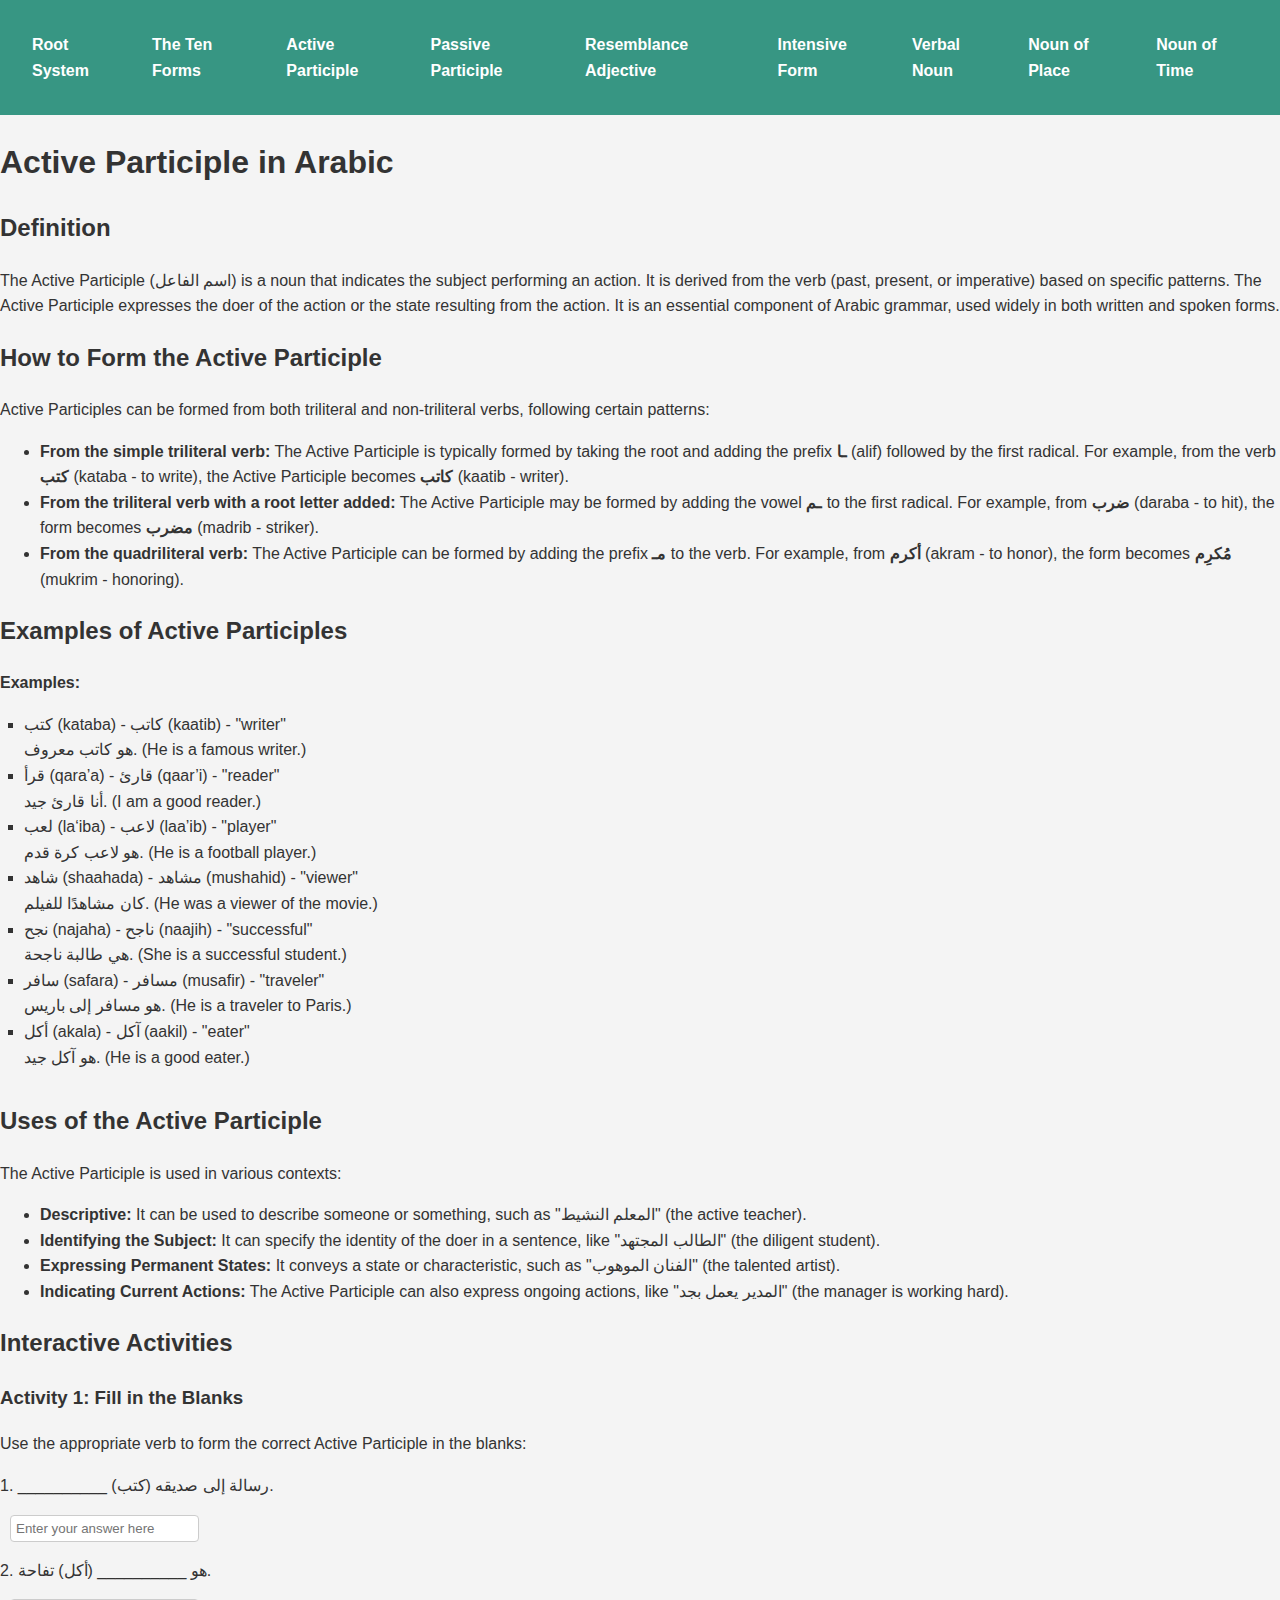
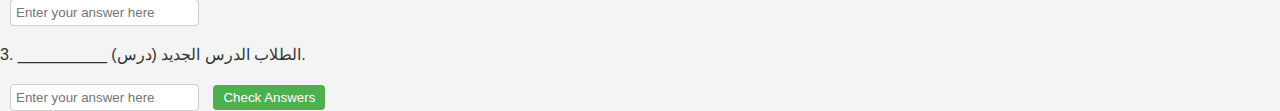
<file: active-participle.html>
<!DOCTYPE html>
<html lang="en">
  <head>
    <meta charset="UTF-8" />
    <meta name="viewport" content="width=device-width, initial-scale=1.0" />
    <title>Active Participle in Arabic</title>
    <link rel="stylesheet" href="styles.css" />

    <nav>
      <ul>
        <li><a href="#root-system">Root System</a></li>
        <li><a href="ten-forms.html">The Ten Forms</a></li>
        <li><a href="active-participle.html">Active Participle</a></li>
        <li><a href="#passive-participle">Passive Participle</a></li>
        <li><a href="#resemblance-adjective">Resemblance Adjective</a></li>
        <li><a href="#intensive-form">Intensive Form</a></li>
        <li><a href="#verbal-noun">Verbal Noun</a></li>
        <li><a href="#noun-of-place">Noun of Place</a></li>
        <li><a href="#noun-of-time">Noun of Time</a></li>
      </ul>
    </nav>
  </head>
  <body>
    <h1>Active Participle in Arabic</h1>

    <h2>Definition</h2>
    <p>
      The Active Participle (اسم الفاعل) is a noun that indicates the subject
      performing an action. It is derived from the verb (past, present, or
      imperative) based on specific patterns. The Active Participle expresses
      the doer of the action or the state resulting from the action. It is an
      essential component of Arabic grammar, used widely in both written and
      spoken forms.
    </p>

    <h2>How to Form the Active Participle</h2>
    <p>
      Active Participles can be formed from both triliteral and non-triliteral
      verbs, following certain patterns:
    </p>
    <ul>
      <li>
        <strong>From the simple triliteral verb:</strong> The Active Participle
        is typically formed by taking the root and adding the prefix
        <strong>ـا</strong> (alif) followed by the first radical. For example,
        from the verb <strong>كتب</strong> (kataba - to write), the Active
        Participle becomes <strong>كاتب</strong> (kaatib - writer).
      </li>
      <li>
        <strong>From the triliteral verb with a root letter added:</strong> The
        Active Participle may be formed by adding the vowel
        <strong>ـم</strong> to the first radical. For example, from
        <strong>ضرب</strong> (daraba - to hit), the form becomes
        <strong>مضرب</strong> (madrib - striker).
      </li>
      <li>
        <strong>From the quadriliteral verb:</strong> The Active Participle can
        be formed by adding the prefix <strong>مـ</strong> to the verb. For
        example, from <strong>أكرم</strong> (akram - to honor), the form becomes
        <strong>مُكرِم</strong> (mukrim - honoring).
      </li>
    </ul>

    <h2>Examples of Active Participles</h2>
    <div class="examples">
      <p><strong>Examples:</strong></p>
      <ul>
        <li>
          كتب (kataba) - كاتب (kaatib) - "writer"<br />هو كاتب معروف. (He is a
          famous writer.)
        </li>
        <li>
          قرأ (qara’a) - قارئ (qaar’i) - "reader"<br />أنا قارئ جيد. (I am a
          good reader.)
        </li>
        <li>
          لعب (la‘iba) - لاعب (laa’ib) - "player"<br />هو لاعب كرة قدم. (He is a
          football player.)
        </li>
        <li>
          شاهد (shaahada) - مشاهد (mushahid) - "viewer"<br />كان مشاهدًا للفيلم.
          (He was a viewer of the movie.)
        </li>
        <li>
          نجح (najaha) - ناجح (naajih) - "successful"<br />هي طالبة ناجحة. (She
          is a successful student.)
        </li>
        <li>
          سافر (safara) - مسافر (musafir) - "traveler"<br />هو مسافر إلى باريس.
          (He is a traveler to Paris.)
        </li>
        <li>
          أكل (akala) - آكل (aakil) - "eater"<br />هو آكل جيد. (He is a good
          eater.)
        </li>
      </ul>
    </div>

    <h2>Uses of the Active Participle</h2>
    <p>The Active Participle is used in various contexts:</p>
    <ul>
      <li>
        <strong>Descriptive:</strong> It can be used to describe someone or
        something, such as "المعلم النشيط" (the active teacher).
      </li>
      <li>
        <strong>Identifying the Subject:</strong> It can specify the identity of
        the doer in a sentence, like "الطالب المجتهد" (the diligent student).
      </li>
      <li>
        <strong>Expressing Permanent States:</strong> It conveys a state or
        characteristic, such as "الفنان الموهوب" (the talented artist).
      </li>
      <li>
        <strong>Indicating Current Actions:</strong> The Active Participle can
        also express ongoing actions, like "المدير يعمل بجد" (the manager is
        working hard).
      </li>
    </ul>

    <h2>Interactive Activities</h2>
    <div class="activities">
      <div class="activity">
        <h3>Activity 1: Fill in the Blanks</h3>
        <p>
          Use the appropriate verb to form the correct Active Participle in the
          blanks:
        </p>
        <p>1. __________ (كتب) رسالة إلى صديقه.</p>
        <input
          type="text"
          id="activity1-1"
          placeholder="Enter your answer here"
        />
        <p>2. هو __________ (أكل) تفاحة.</p>
        <input
          type="text"
          id="activity1-2"
          placeholder="Enter your answer here"
        />
        <p>3. __________ (درس) الطلاب الدرس الجديد.</p>
        <input
          type="text"
          id="activity1-3"
          placeholder="Enter your answer here"
        />
        <button onclick="checkActivity1()">Check Answers</button>
        <div id="result1" class="result"></div>
      </div>
    </div>

    <script>
      function checkActivity1() {
        const answers = ["كاتب", "آكل", "دارس"];
        let resultText = "";
        for (let i = 1; i <= answers.length; i++) {
          const userAnswer = document
            .getElementById(`activity1-${i}`)
            .value.trim();
          if (userAnswer === answers[i - 1]) {
            resultText += `Answer ${i}: Correct!<br>`;
          } else {
            resultText += `Answer ${i}: Incorrect, the correct answer is: ${
              answers[i - 1]
            }<br>`;
          }
        }
        document.getElementById("result1").innerHTML = resultText;
      }
    </script>
  </body>
</html>
</file>
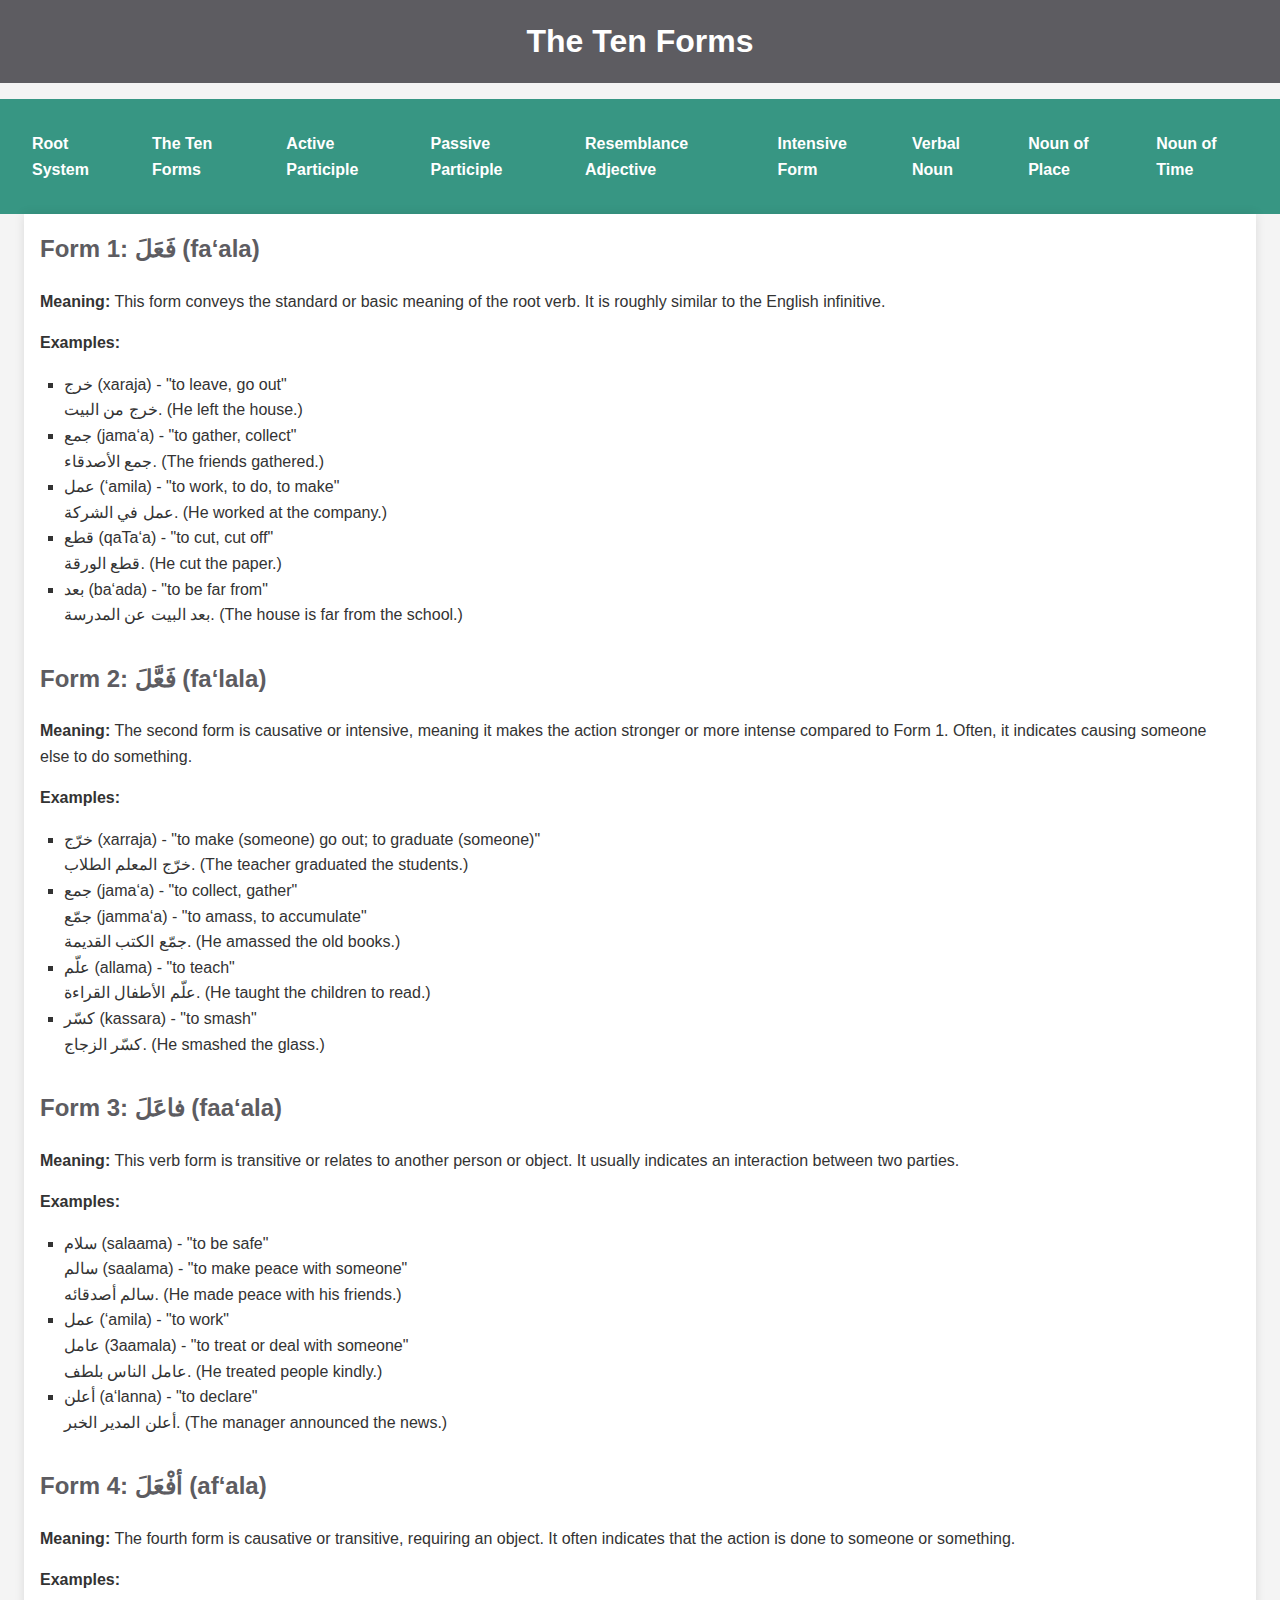
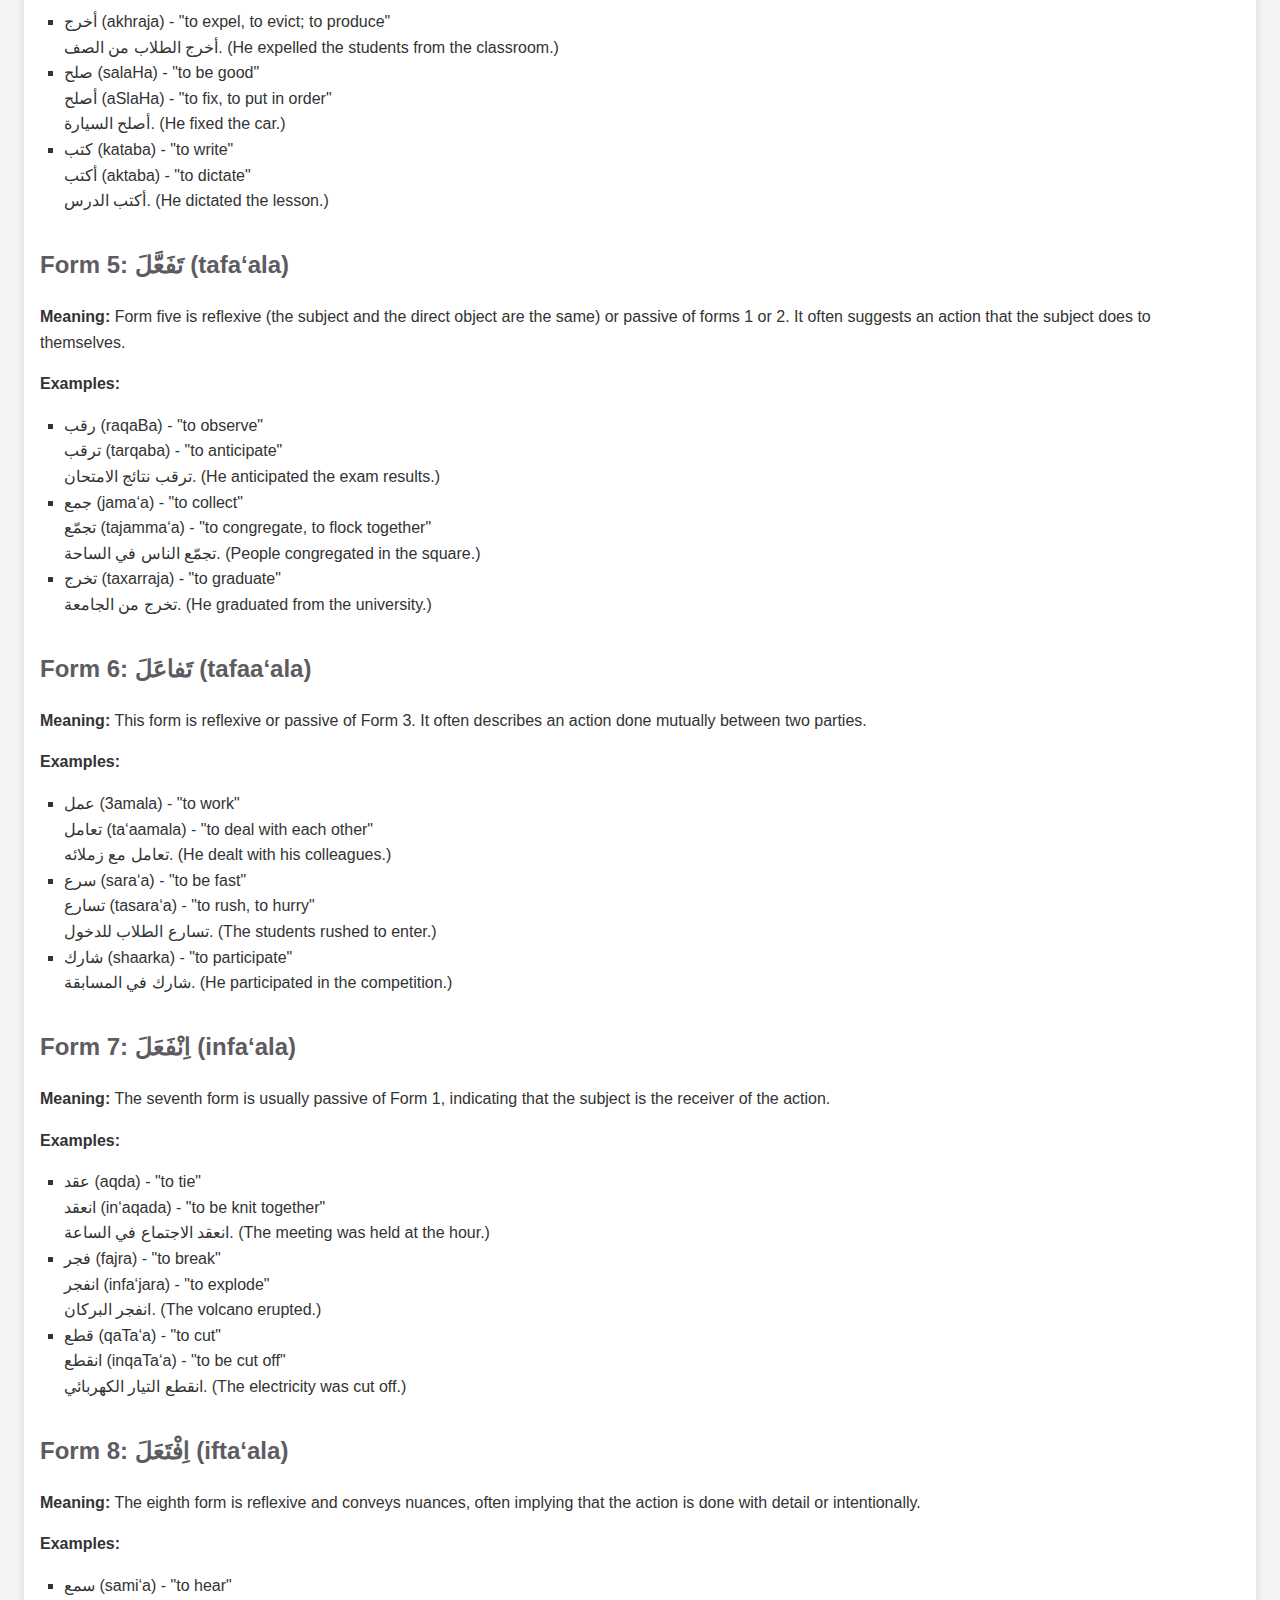
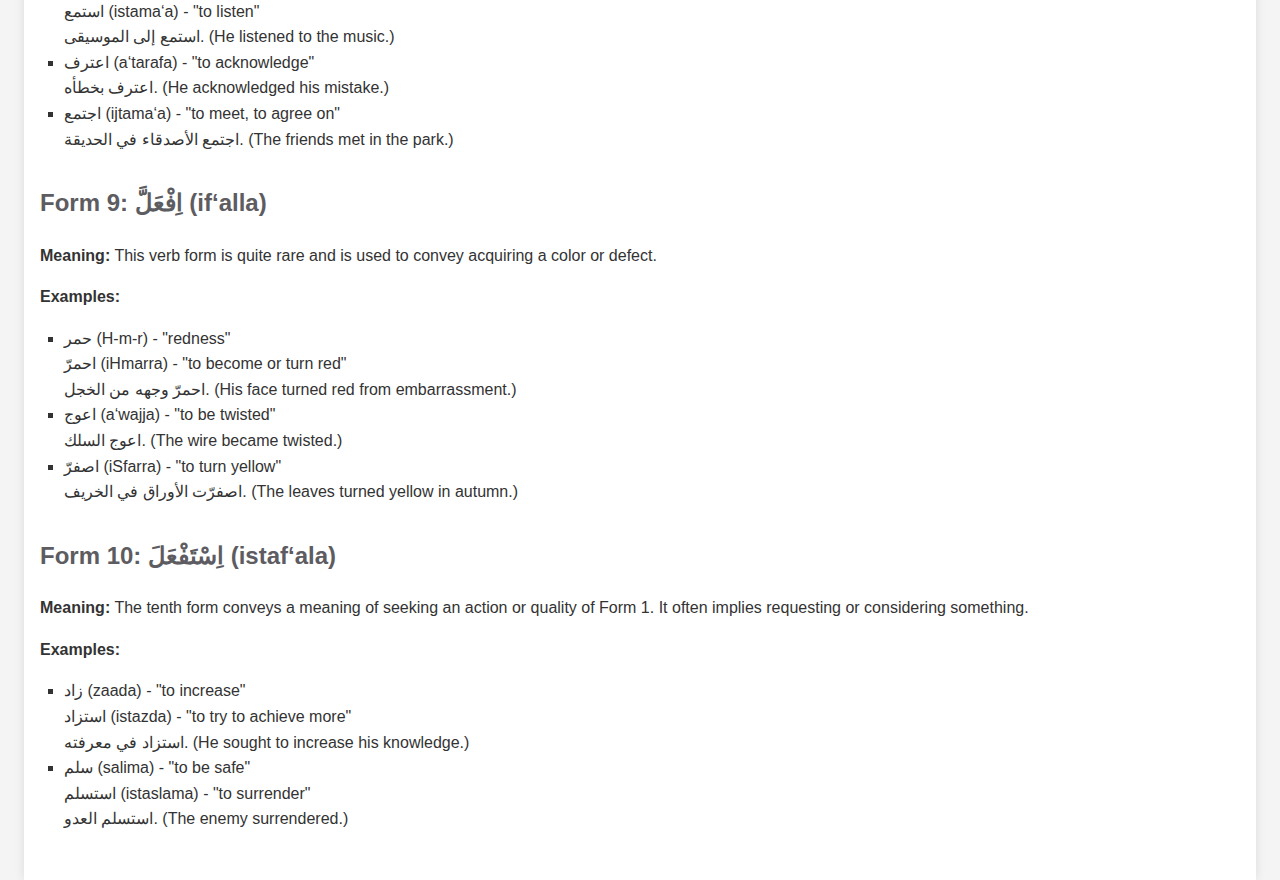
<file: ten-forms.html>
<!DOCTYPE html>
<html lang="en">
  <head>
    <meta charset="UTF-8" />
    <meta name="viewport" content="width=device-width, initial-scale=1.0" />
    <title>The Ten Forms - DLPT Arabic Grammar Preparation</title>
    <link rel="stylesheet" href="styles.css" />
  </head>
  <body>
    <header>
      <h1>The Ten Forms</h1>
    </header>
    <nav>
      <ul>
        <li><a href="index.html#root-system">Root System</a></li>
        <li><a href="ten-forms.html">The Ten Forms</a></li>
        <li><a href="index.html#active-participle">Active Participle</a></li>
        <li><a href="index.html#passive-participle">Passive Participle</a></li>
        <li>
          <a href="index.html#resemblance-adjective">Resemblance Adjective</a>
        </li>
        <li><a href="index.html#intensive-form">Intensive Form</a></li>
        <li><a href="index.html#verbal-noun">Verbal Noun</a></li>
        <li><a href="index.html#noun-of-place">Noun of Place</a></li>
        <li><a href="index.html#noun-of-time">Noun of Time</a></li>
      </ul>
    </nav>
    <main>
      <section id="ten-forms">
        <div class="form">
          <h2>Form 1: فَعَلَ (fa‘ala)</h2>
          <p>
            <strong>Meaning:</strong> This form conveys the standard or basic
            meaning of the root verb. It is roughly similar to the English
            infinitive.
          </p>
          <div class="examples">
            <p><strong>Examples:</strong></p>
            <ul>
              <li>
                خرج (xaraja) - "to leave, go out"<br />خرج من البيت. (He left
                the house.)
              </li>
              <li>
                جمع (jama‘a) - "to gather, collect"<br />جمع الأصدقاء. (The
                friends gathered.)
              </li>
              <li>
                عمل (‘amila) - "to work, to do, to make"<br />عمل في الشركة. (He
                worked at the company.)
              </li>
              <li>
                قطع (qaTa‘a) - "to cut, cut off"<br />قطع الورقة. (He cut the
                paper.)
              </li>
              <li>
                بعد (ba‘ada) - "to be far from"<br />بعد البيت عن المدرسة. (The
                house is far from the school.)
              </li>
            </ul>
          </div>
        </div>

        <div class="form">
          <h2>Form 2: فَعَّلَ (fa‘lala)</h2>
          <p>
            <strong>Meaning:</strong> The second form is causative or intensive,
            meaning it makes the action stronger or more intense compared to
            Form 1. Often, it indicates causing someone else to do something.
          </p>
          <div class="examples">
            <p><strong>Examples:</strong></p>
            <ul>
              <li>
                خرّج (xarraja) - "to make (someone) go out; to graduate
                (someone)"<br />خرّج المعلم الطلاب. (The teacher graduated the
                students.)
              </li>
              <li>
                جمع (jama‘a) - "to collect, gather"<br />جمّع (jamma‘a) - "to
                amass, to accumulate"<br />جمّع الكتب القديمة. (He amassed the
                old books.)
              </li>
              <li>
                علّم (allama) - "to teach"<br />علّم الأطفال القراءة. (He taught
                the children to read.)
              </li>
              <li>
                كسّر (kassara) - "to smash"<br />كسّر الزجاج. (He smashed the
                glass.)
              </li>
            </ul>
          </div>
        </div>

        <div class="form">
          <h2>Form 3: فاعَلَ (faa‘ala)</h2>
          <p>
            <strong>Meaning:</strong> This verb form is transitive or relates to
            another person or object. It usually indicates an interaction
            between two parties.
          </p>
          <div class="examples">
            <p><strong>Examples:</strong></p>
            <ul>
              <li>
                سلام (salaama) - "to be safe"<br />سالم (saalama) - "to make
                peace with someone"<br />سالم أصدقائه. (He made peace with his
                friends.)
              </li>
              <li>
                عمل (‘amila) - "to work"<br />عامل (3aamala) - "to treat or deal
                with someone"<br />عامل الناس بلطف. (He treated people kindly.)
              </li>
              <li>
                أعلن (a‘lanna) - "to declare"<br />أعلن المدير الخبر. (The
                manager announced the news.)
              </li>
            </ul>
          </div>
        </div>

        <div class="form">
          <h2>Form 4: أفْعَلَ (af‘ala)</h2>
          <p>
            <strong>Meaning:</strong> The fourth form is causative or
            transitive, requiring an object. It often indicates that the action
            is done to someone or something.
          </p>
          <div class="examples">
            <p><strong>Examples:</strong></p>
            <ul>
              <li>
                أخرج (akhraja) - "to expel, to evict; to produce"<br />أخرج
                الطلاب من الصف. (He expelled the students from the classroom.)
              </li>
              <li>
                صلح (salaHa) - "to be good"<br />أصلح (aSlaHa) - "to fix, to put
                in order"<br />أصلح السيارة. (He fixed the car.)
              </li>
              <li>
                كتب (kataba) - "to write"<br />أكتب (aktaba) - "to dictate"<br />أكتب
                الدرس. (He dictated the lesson.)
              </li>
            </ul>
          </div>
        </div>

        <div class="form">
          <h2>Form 5: تَفَعَّلَ (tafa‘ala)</h2>
          <p>
            <strong>Meaning:</strong> Form five is reflexive (the subject and
            the direct object are the same) or passive of forms 1 or 2. It often
            suggests an action that the subject does to themselves.
          </p>
          <div class="examples">
            <p><strong>Examples:</strong></p>
            <ul>
              <li>
                رقب (raqaBa) - "to observe"<br />ترقب (tarqaba) - "to
                anticipate"<br />ترقب نتائج الامتحان. (He anticipated the exam
                results.)
              </li>
              <li>
                جمع (jama‘a) - "to collect"<br />تجمّع (tajamma‘a) - "to
                congregate, to flock together"<br />تجمّع الناس في الساحة.
                (People congregated in the square.)
              </li>
              <li>
                تخرج (taxarraja) - "to graduate"<br />تخرج من الجامعة. (He
                graduated from the university.)
              </li>
            </ul>
          </div>
        </div>

        <div class="form">
          <h2>Form 6: تَفاعَلَ (tafaa‘ala)</h2>
          <p>
            <strong>Meaning:</strong> This form is reflexive or passive of Form
            3. It often describes an action done mutually between two parties.
          </p>
          <div class="examples">
            <p><strong>Examples:</strong></p>
            <ul>
              <li>
                عمل (3amala) - "to work"<br />تعامل (ta‘aamala) - "to deal with
                each other"<br />تعامل مع زملائه. (He dealt with his
                colleagues.)
              </li>
              <li>
                سرع (sara‘a) - "to be fast"<br />تسارع (tasara‘a) - "to rush, to
                hurry"<br />تسارع الطلاب للدخول. (The students rushed to enter.)
              </li>
              <li>
                شارك (shaarka) - "to participate"<br />شارك في المسابقة. (He
                participated in the competition.)
              </li>
            </ul>
          </div>
        </div>

        <div class="form">
          <h2>Form 7: اِنْفَعَلَ (infa‘ala)</h2>
          <p>
            <strong>Meaning:</strong> The seventh form is usually passive of
            Form 1, indicating that the subject is the receiver of the action.
          </p>
          <div class="examples">
            <p><strong>Examples:</strong></p>
            <ul>
              <li>
                عقد (aqda) - "to tie"<br />انعقد (in‘aqada) - "to be knit
                together"<br />انعقد الاجتماع في الساعة. (The meeting was held
                at the hour.)
              </li>
              <li>
                فجر (fajra) - "to break"<br />انفجر (infa‘jara) - "to
                explode"<br />انفجر البركان. (The volcano erupted.)
              </li>
              <li>
                قطع (qaTa‘a) - "to cut"<br />انقطع (inqaTa‘a) - "to be cut
                off"<br />انقطع التيار الكهربائي. (The electricity was cut off.)
              </li>
            </ul>
          </div>
        </div>

        <div class="form">
          <h2>Form 8: اِفْتَعَلَ (ifta‘ala)</h2>
          <p>
            <strong>Meaning:</strong> The eighth form is reflexive and conveys
            nuances, often implying that the action is done with detail or
            intentionally.
          </p>
          <div class="examples">
            <p><strong>Examples:</strong></p>
            <ul>
              <li>
                سمع (sami‘a) - "to hear"<br />استمع (istama‘a) - "to listen"<br />استمع
                إلى الموسيقى. (He listened to the music.)
              </li>
              <li>
                اعترف (a‘tarafa) - "to acknowledge"<br />اعترف بخطأه. (He
                acknowledged his mistake.)
              </li>
              <li>
                اجتمع (ijtama‘a) - "to meet, to agree on"<br />اجتمع الأصدقاء في
                الحديقة. (The friends met in the park.)
              </li>
            </ul>
          </div>
        </div>

        <div class="form">
          <h2>Form 9: اِفْعَلَّ (if‘alla)</h2>
          <p>
            <strong>Meaning:</strong> This verb form is quite rare and is used
            to convey acquiring a color or defect.
          </p>
          <div class="examples">
            <p><strong>Examples:</strong></p>
            <ul>
              <li>
                حمر (H-m-r) - "redness"<br />احمرّ (iHmarra) - "to become or
                turn red"<br />احمرّ وجهه من الخجل. (His face turned red from
                embarrassment.)
              </li>
              <li>
                اعوج (a‘wajja) - "to be twisted"<br />اعوج السلك. (The wire
                became twisted.)
              </li>
              <li>
                اصفرّ (iSfarra) - "to turn yellow"<br />اصفرّت الأوراق في
                الخريف. (The leaves turned yellow in autumn.)
              </li>
            </ul>
          </div>
        </div>

        <div class="form">
          <h2>Form 10: اِسْتَفْعَلَ (istaf‘ala)</h2>
          <p>
            <strong>Meaning:</strong> The tenth form conveys a meaning of
            seeking an action or quality of Form 1. It often implies requesting
            or considering something.
          </p>
          <div class="examples">
            <p><strong>Examples:</strong></p>
            <ul>
              <li>
                زاد (zaada) - "to increase"<br />استزاد (istazda) - "to try to
                achieve more"<br />استزاد في معرفته. (He sought to increase his
                knowledge.)
              </li>
              <li>
                سلم (salima) - "to be safe"<br />استسلم (istaslama) - "to
                surrender"<br />استسلم العدو. (The enemy surrendered.)
              </li>
            </ul>
          </div>
        </div>
      </section>
    </main>
  </body>
</html>
</file>
<file: styles.css>
body {
  font-family: "Arial", sans-serif;
  line-height: 1.6;
  margin: 0;
  padding: 0;
  background: #f4f4f4;
  color: #333;
}

header {
  background: #5d5c61;
  color: #fff;
  padding: 1rem 0;
  text-align: center;
  margin-bottom: 1rem;
}

header h1 {
  margin: 0;
}

nav {
  background: #379683;
  padding: 1rem;
}

nav ul {
  list-style: none;
  padding: 0;
  display: flex;
  justify-content: center;
}

nav ul li {
  margin: 0 1rem;
}

nav ul li a {
  color: #fff;
  text-decoration: none;
  font-weight: bold;
}

nav ul li a:hover {
  text-decoration: underline;
}

.intro {
  display: flex;
  align-items: center;
  padding: 1rem;
  max-width: 1200px;
  margin: 0 auto 1rem auto;
  background: #fff;
  box-shadow: 0 0 10px rgba(0, 0, 0, 0.1);
}

.intro img {
  max-width: 200px;
  margin-right: 1rem;
  border-radius: 8px;
}

.intro p {
  flex: 1;
  font-size: 1.2rem;
  color: #555;
}

main {
  max-width: 1200px;
  margin: 0 auto;
  padding: 1rem;
  background: #fff;
  box-shadow: 0 0 10px rgba(0, 0, 0, 0.1);
}

main h2 {
  color: #5d5c61;
  margin-top: 0;
}

.explanation,
.examples,
.exercises {
  margin-bottom: 2rem;
}

.examples ul {
  list-style-type: square;
  padding-left: 1.5rem;
}

footer {
  background: #5d5c61;
  color: #fff;
  text-align: center;
  padding: 1rem 0;
  margin-top: 1rem;
}

@media (max-width: 768px) {
  nav ul {
    flex-direction: column;
  }

  nav ul li {
    margin: 0.5rem 0;
  }

  .intro {
    flex-direction: column;
    align-items: flex-start;
  }

  .intro img {
    margin-right: 0;
    margin-bottom: 1rem;
  }

  main {
    padding: 0.5rem;
  }
}
input[type="text"] {
  padding: 5px;
  margin-left: 10px;
  border: 1px solid #ccc;
  border-radius: 4px;
}

button {
  padding: 5px 10px;
  margin-left: 10px;
  background: #4caf50;
  color: white;
  border: none;
  border-radius: 4px;
  cursor: pointer;
}

button:hover {
  background: #45a049;
}

.feedback {
  margin-left: 10px;
  font-weight: bold;
}

.feedback {
  margin-top: 10px;
}
</file>
